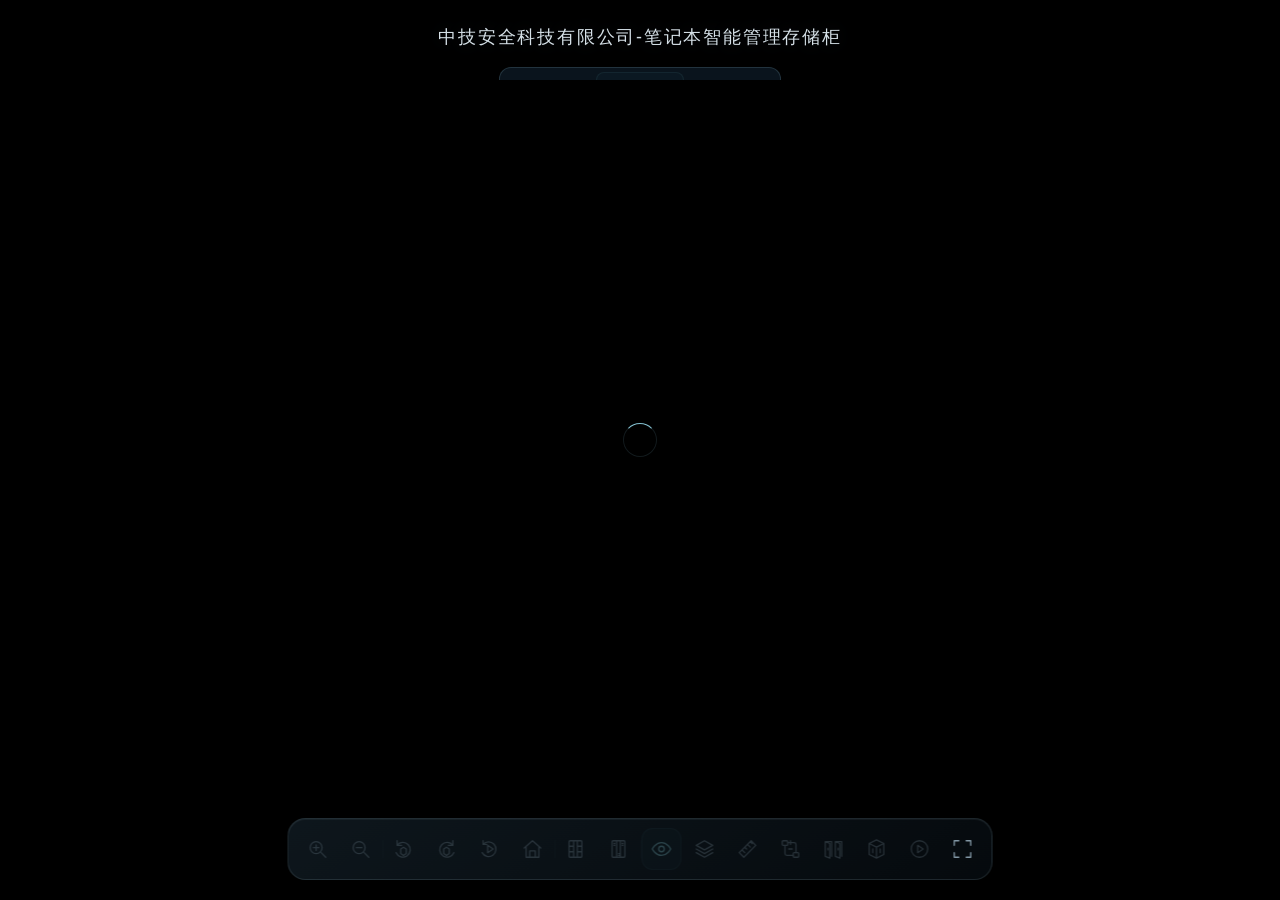
<file: index.html>
<!doctype html>
<html lang="zh-CN">
<head>
  <meta charset="UTF-8">
  <meta name="viewport" content="width=device-width, initial-scale=1, viewport-fit=cover">
  <meta name="theme-color" content="#000000">
  <meta name="description" content="中技安全科技有限公司-笔记本智能管理存储柜">
  <title>中技安全科技有限公司-笔记本智能管理存储柜</title>
  <link rel="stylesheet" href="styles.css?v=20261109-front-variants-v2">
  <link rel="stylesheet" href="panel-hud.css?v=20261109-front-variants-v2">
  <link rel="stylesheet" href="wiring.css?v=20261109-front-variants-v2">
  <link rel="stylesheet" href="room.css?v=20261109-front-variants-v2">
  <link rel="stylesheet" href="front-variants.css?v=20261109-front-variants-v2">
  <script type="importmap">{"imports":{"three":"./vendor/three/build/three.module.js","three/addons/":"./vendor/three/examples/jsm/"}}</script>
</head>
<body>
  <main id="stage">
    <header class="product-header"><h1>中技安全科技有限公司-笔记本智能管理存储柜</h1></header>
    <nav class="scene-tabs" role="tablist" aria-label="展示视图">
      <button id="viewRoom" class="scene-tab" role="tab" data-scene-mode="room" aria-selected="false" disabled>机要室</button>
      <button id="viewCabinet" class="scene-tab active" role="tab" data-scene-mode="cabinet" aria-selected="true" disabled>整柜</button>
      <button id="viewSingle" class="scene-tab" role="tab" data-scene-mode="single" aria-selected="false" disabled>单仓</button>
    </nav>
    <nav id="singleTypes" class="single-types" aria-label="单仓机构类型" hidden>
      <button data-single-type="door" aria-pressed="false" title="左侧开门笔记本仓">开门仓</button>
      <button data-single-type="drawer" aria-pressed="true" title="右侧闭盖笔记本抽屉仓">抽屉仓</button>
    </nav>
    <nav id="roomControls" class="room-controls" aria-label="机要室视角与布局" hidden>
      <button id="roomOverview" aria-pressed="true" title="机要室整体概览">概览</button>
      <button id="roomInterior" aria-pressed="false" title="从室内查看智能柜">室内</button>
      <button id="roomTop" aria-pressed="false" title="俯视机要室布局">俯视</button>
      <button id="roomCutaway" aria-pressed="true" title="剖切前墙、右墙和屋顶">剖切</button>
      <button id="roomInfo" title="查看机要室布局参数（cm）">布局</button>
    </nav>
    <div id="viewer" aria-label="智能柜三维展示，可旋转、缩放并点击柜门和内部部件" tabindex="0"><div id="dimensionLabels" class="dimension-labels" aria-hidden="true" hidden></div></div>
    <p id="dimensionNote" class="dimension-note" hidden></p>
    <div id="loading" role="status" aria-label="正在加载三维机柜"><div class="loading-ring"></div></div>
    <button id="loadError" class="load-error icon-button" title="模型未能载入，点击重新加载" aria-label="模型未能载入，点击重新加载" hidden><svg viewBox="0 0 24 24"><path d="M4 9a8 8 0 1 1 0 7M4 4v5h5"/></svg></button>
    <aside id="componentPanel" class="component-panel" role="dialog" aria-labelledby="componentTitle" hidden>
      <div class="panel-heading"><span id="componentBasis" class="basis-tag"></span><button id="panelClose" class="panel-icon" aria-label="关闭参数浮窗" title="关闭参数浮窗"><svg viewBox="0 0 24 24"><path d="m6 6 12 12M18 6 6 18"/></svg></button></div>
      <h2 id="componentTitle"></h2>
      <dl id="componentDimensions" class="component-dimensions"></dl>
      <div id="componentFacts" class="component-facts"></div>
      <p id="componentNotes" class="component-notes" hidden></p>
      <div class="panel-actions">
        <button id="focusComponent" class="panel-icon" aria-label="聚焦此部件" title="聚焦此部件"><svg viewBox="0 0 24 24"><path d="M8 3H3v5m13-5h5v5M3 16v5h5m13-5v5h-5"/><circle cx="12" cy="12" r="3"/></svg></button>
        <button id="toggleComponentDoor" class="panel-icon" aria-label="打开关联柜门" title="打开关联柜门" hidden><svg viewBox="0 0 24 24"><path d="M4 21V3h12v18M4 3l10 3v15L4 18zM18 7l3 3-3 3m-2-3h5"/><path d="M11 11v2"/></svg></button>
        <button id="toggleComponentTray" class="panel-icon" aria-label="抽出托盘" title="抽出托盘" hidden><svg viewBox="0 0 24 24"><path d="M4 5h16v8H4zM4 13l-2 6h20l-2-6M12 5V1m-3 3 3-3 3 3"/></svg></button>
        <button id="inspectSingle" class="panel-icon" aria-label="查看单仓精细结构" title="查看单仓精细结构" hidden><svg viewBox="0 0 24 24"><path d="M3 3h11v11H3zM6 6h5v5H6zM13 17h8m-3-3 3 3-3 3M17 3v7"/></svg></button>
        <button id="focusSinglePorts" class="panel-icon" aria-label="聚焦单仓接口" title="聚焦单仓接口" hidden><svg viewBox="0 0 24 24"><path d="M5 5h14v11h-4v3H9v-3H5zM8 5v5m3-5v5m3-5v5m3-5v5"/></svg></button>
        <button id="focusSingleTray" class="panel-icon" aria-label="聚焦单仓托盘" title="聚焦单仓托盘" hidden><svg viewBox="0 0 24 24"><path d="M4 6h16v7H4zM4 13l-2 6h20l-2-6M8 3H3v5m13-5h5v5"/></svg></button>
      </div>
    </aside>
    <section id="wiringPanel" class="wiring-panel" role="dialog" aria-labelledby="wiringTitle" hidden></section>
    <section id="frontVariantMenu" class="front-variant-menu" aria-label="抽屉前板方案" hidden>
      <p>抽屉前板方案</p>
      <div class="front-variant-options" role="group" aria-label="选择抽屉前板">
        <button id="frontVariantGlass" aria-pressed="true">透明玻璃</button>
        <button id="frontVariantMetal" aria-pressed="false">金属前板</button>
      </div>
    </section>
    <nav class="toolbar" aria-label="三维展示控制">
      <button id="zoomIn" class="icon-button" aria-label="放大" title="放大" disabled><svg viewBox="0 0 24 24"><circle cx="10.5" cy="10.5" r="6.5"/><path d="m16 16 5 5M7.5 10.5h6m-3-3v6"/></svg></button>
      <button id="zoomOut" class="icon-button" aria-label="缩小" title="缩小" disabled><svg viewBox="0 0 24 24"><circle cx="10.5" cy="10.5" r="6.5"/><path d="m16 16 5 5M7.5 10.5h6"/></svg></button>
      <button id="rotateLeft" class="icon-button" aria-label="向左旋转" title="向左旋转" disabled><svg viewBox="0 0 24 24"><path d="M5 8a8 8 0 1 1-1 8M5 3v5h5M9 12l3-2 3 2v5l-3 2-3-2z"/></svg></button>
      <button id="rotateRight" class="icon-button" aria-label="向右旋转" title="向右旋转" disabled><svg viewBox="0 0 24 24"><path d="M19 8a8 8 0 1 0 1 8M19 3v5h-5M9 12l3-2 3 2v5l-3 2-3-2z"/></svg></button>
      <button id="autoRotate" class="icon-button" aria-label="自动旋转" title="自动旋转" aria-pressed="false" disabled><svg viewBox="0 0 24 24"><path d="M5 7a8 8 0 1 1-1 9M5 3v4h4M10 8l6 4-6 4z"/></svg></button>
      <button id="resetView" class="icon-button" aria-label="复位机柜与视角" title="复位机柜与视角" disabled><svg viewBox="0 0 24 24"><path d="m3 11 9-8 9 8M5 10v11h14V10M9 21v-7h6v7"/></svg></button>
      <button id="frontView" class="icon-button" aria-label="正面视图" title="正面视图" disabled><svg viewBox="0 0 24 24"><rect x="5" y="3" width="14" height="18" rx="1"/><path d="M10 3v18M14 3v18M5 9h5m-5 6h5m4-6h5m-5 6h5"/></svg></button>
      <button id="backView" class="icon-button" aria-label="背面视图" title="背面视图" disabled><svg viewBox="0 0 24 24"><rect x="5" y="3" width="14" height="18" rx="1"/><path d="M10 3v18M14 3v18M7 6h1m-1 2h1m8-2h1m-1 2h1m-5 9h1m-1 2h1"/></svg></button>
      <button id="glassView" class="icon-button active" aria-label="切换玻璃透明显示" title="切换玻璃透明显示" aria-pressed="true" disabled><svg viewBox="0 0 24 24"><path d="M2 12s3.5-7 10-7 10 7 10 7-3.5 7-10 7S2 12 2 12z"/><circle cx="12" cy="12" r="3"/></svg></button>
      <button id="frontVariantView" class="icon-button" aria-label="抽屉前板方案" title="抽屉前板方案" aria-expanded="false" aria-controls="frontVariantMenu" disabled hidden><svg viewBox="0 0 24 24"><rect x="3" y="5" width="18" height="14" rx="1"/><path d="M3 9h18M10 7h4M12 9v10M5 16l5-5m4 5 5-5"/></svg></button>
      <button id="structureView" class="icon-button" aria-label="切换结构剖视" title="切换结构剖视" aria-pressed="false" disabled><svg viewBox="0 0 24 24"><path d="m12 3 9 5-9 5-9-5zM3 12l9 5 9-5M3 16l9 5 9-5"/></svg></button>
      <button id="dimensionsView" class="icon-button" aria-label="显示尺寸标注（cm）" title="显示尺寸标注（cm）" aria-pressed="false" disabled><svg viewBox="0 0 24 24"><path d="m3 16 13-13 5 5-13 13zM6 13l3 3m0-6 2 2m1-5 3 3m0-6 2 2"/></svg></button>
      <button id="wiringView" class="icon-button" aria-label="查看布线方案" title="查看布线方案" aria-pressed="false" disabled><svg viewBox="0 0 24 24"><rect x="3" y="3" width="6" height="5" rx="1"/><rect x="15" y="16" width="6" height="5" rx="1"/><path d="M6 8v9a2 2 0 0 0 2 2h7M9 5h7a2 2 0 0 1 2 2v9M12 3v4m-2 5h4"/></svg></button>
      <button id="allDoors" class="icon-button" aria-label="开关当前侧全部柜门" title="开关当前侧全部柜门" disabled><svg viewBox="0 0 24 24"><path d="M3 20V4h7v16M3 4l5 2v16l-5-2M14 20V4h7v16M14 4l5 2v16l-5-2M6 11v2m11-2v2"/></svg></button>
      <button id="singleView" class="icon-button" aria-label="单仓精细展示" title="单仓精细展示" aria-pressed="false" disabled><svg viewBox="0 0 24 24"><path d="m4 6 8-4 8 4v12l-8 4-8-4zM4 6l8 4 8-4M12 10v12M8 12v4m8-4v4"/></svg></button>
      <button id="demoToggle" class="icon-button" aria-label="播放借还演示" title="播放借还演示" aria-pressed="false" disabled><svg viewBox="0 0 24 24"><circle cx="12" cy="12" r="9"/><path d="m10 8 6 4-6 4z"/></svg></button>
      <button id="fullscreen" class="icon-button" aria-label="全屏展示" title="全屏展示"><svg viewBox="0 0 24 24"><path d="M8 3H3v5m13-5h5v5M3 16v5h5m13-5v5h-5"/></svg></button>
    </nav>
  </main>
  <div id="announcement" class="sr-only" role="status" aria-live="polite"></div>
  <script type="module" src="app.js?v=20261109-front-variants-v2"></script>
</body>
</html>
</file>
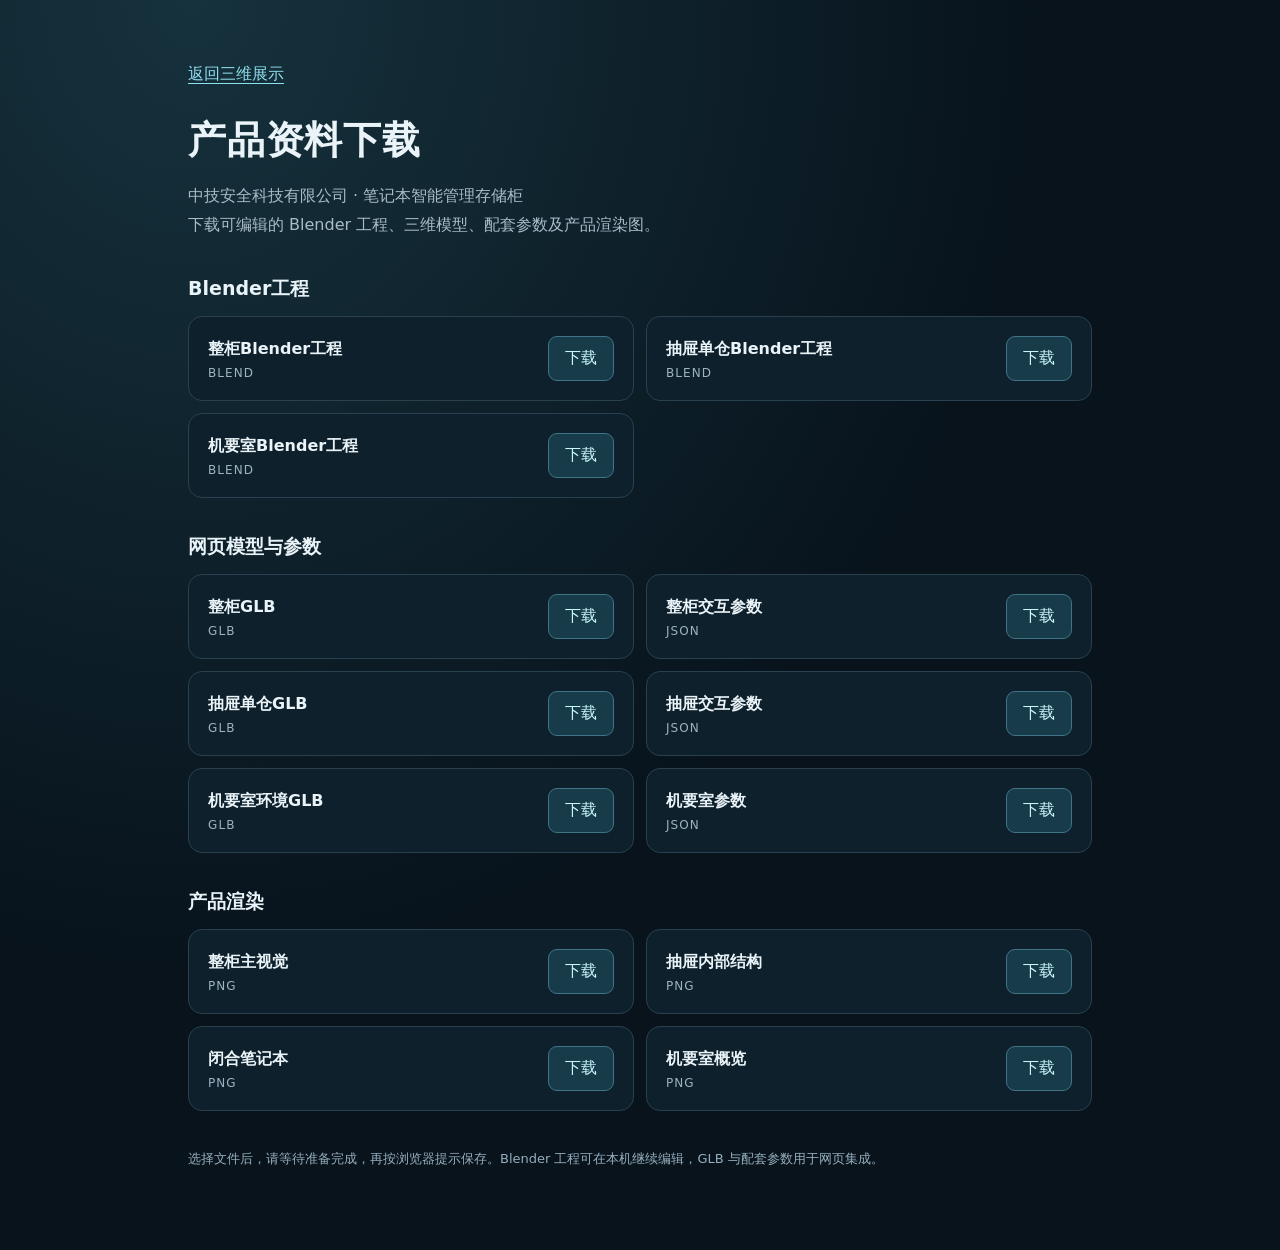
<file: downloads.html>
<!doctype html>
<html lang="zh-CN">
<head>
  <meta charset="utf-8">
  <meta name="viewport" content="width=device-width, initial-scale=1">
  <meta name="theme-color" content="#08131c">
  <title>资料下载 · 中技安全科技有限公司</title>
  <style>
    :root{color-scheme:dark;font-family:system-ui,-apple-system,"PingFang SC","Microsoft YaHei",sans-serif;color:#e9f3f8;background:#08131c}*{box-sizing:border-box}body{margin:0;background:radial-gradient(ellipse at 15% 0%,#16323d 0,transparent 55%);min-height:100vh}main{max-width:960px;margin:auto;padding:64px 28px 80px}a{color:#90deef;text-underline-offset:4px}h1{font-size:clamp(27px,5vw,38px);letter-spacing:.02em;margin:30px 0 14px}header p{color:#a9bcc8;line-height:1.8;max-width:680px}h2{font-size:19px;margin:36px 0 14px}.download-list{list-style:none;padding:0;margin:0;display:grid;grid-template-columns:repeat(2,minmax(0,1fr));gap:12px}.download-item{padding:19px;background:#0e202b;border:1px solid #29414e;border-radius:14px;display:flex;align-items:center;gap:14px;min-width:0}.file-info{flex:1;min-width:0}.file-label{font-weight:600;line-height:1.6}.file-type{font-size:12px;color:#9cb4c2;letter-spacing:.09em;margin-top:4px}button{font:inherit;color:#c8f6ff;background:#173b48;border:1px solid #407487;border-radius:9px;padding:11px 16px;min-height:44px;cursor:pointer;white-space:nowrap}button:hover:not(:disabled){background:#205365}button:focus-visible,a:focus-visible{outline:3px solid #81def4;outline-offset:4px}button:disabled{cursor:wait;opacity:.48}#downloadStatus{position:sticky;top:12px;z-index:2;border:1px solid #345c6d;border-radius:12px;padding:14px 18px;background:#102a36;line-height:1.6;box-shadow:0 8px 30px #0004}#downloadStatus:empty{display:none}#downloadStatus.error{border-color:#a76e58;color:#ffcfb6}.retry{margin-top:12px}footer{margin-top:36px;color:#96aebd;font-size:13px;line-height:1.8}[hidden]{display:none!important}@media(max-width:620px){main{padding:32px 18px 50px}.download-list{grid-template-columns:1fr}.download-item{padding:16px}h2{margin-top:28px}}
  </style>
</head>
<body>
  <main>
    <header><a href="./">返回三维展示</a><h1>产品资料下载</h1><p>中技安全科技有限公司 · 笔记本智能管理存储柜<br>下载可编辑的 Blender 工程、三维模型、配套参数及产品渲染图。</p></header>
    <p id="downloadStatus" role="status" aria-live="polite">正在读取资料目录…</p>
    <button id="retryCatalog" class="retry" hidden>重新读取目录</button>
    <div id="downloadGroups"></div>
    <footer>选择文件后，请等待准备完成，再按浏览器提示保存。Blender 工程可在本机继续编辑，GLB 与配套参数用于网页集成。</footer>
    <noscript><p>请开启 JavaScript 后下载资料。</p></noscript>
  </main>
  <script type="module" src="downloads.js?v=20261109-front-variants-v2"></script>
</body>
</html>
</file>
<file: styles.css>
:root{color-scheme:dark;font-family:-apple-system,BlinkMacSystemFont,"PingFang SC","Microsoft YaHei",sans-serif;color:#dbe7ee;background:#000;font-synthesis:none}*{box-sizing:border-box}html,body{margin:0;width:100%;height:100%;overflow:hidden;background:#000}button{font:inherit;cursor:pointer;-webkit-tap-highlight-color:transparent}button:disabled{opacity:.25;cursor:wait}button:focus-visible,#viewer:focus-visible{outline:2px solid #7bcbd8;outline-offset:4px}button:focus:not(:focus-visible),#viewer:focus:not(:focus-visible){outline:none}svg{display:block;fill:none;stroke:currentColor;stroke-width:1.4;stroke-linecap:round;stroke-linejoin:round}#stage{position:relative;width:100%;height:100%;height:100dvh;background:#000;isolation:isolate}.product-header{position:absolute;top:0;left:0;right:0;z-index:2;height:82px;padding:26px 24px 14px;pointer-events:none;display:flex;align-items:center;justify-content:center;background:linear-gradient(#000d,#0000)}h1{font-size:clamp(13px,1.4vw,19px);line-height:1.6;letter-spacing:.1em;font-weight:450;color:#d5e0e7;margin:0;text-align:center;text-wrap:balance;text-shadow:0 0 20px #91ccf21c}#viewer{position:absolute;inset:73px 0 96px;cursor:grab;touch-action:none}#viewer:active{cursor:grabbing}#viewer.is-interactive{cursor:pointer}#viewer canvas{width:100%;height:100%;display:block;outline:none}.toolbar{position:absolute;z-index:5;bottom:max(20px,env(safe-area-inset-bottom));left:50%;transform:translateX(-50%);display:grid;grid-template-columns:repeat(12,42px);gap:3px;padding:9px;background:linear-gradient(145deg,#101a21dc,#060b0fe8);border:1px solid #9fbfce26;border-radius:18px;backdrop-filter:blur(20px);box-shadow:0 7px 36px #0009,inset 0 1px #b8d8e510}.icon-button,.panel-icon{height:42px;width:42px;display:grid;place-items:center;border:1px solid transparent;border-radius:11px;color:#8297a5;background:transparent;transition:color .18s,background .18s,border-color .18s}.icon-button svg{height:22px;width:22px}.icon-button:hover:not(:disabled),.panel-icon:hover{color:#d6f1f8;background:#668b9a17}.icon-button.active,.icon-button[aria-pressed="true"]{color:#8cdae7;background:#428b9b1e;border-color:#6cb1c323}.toolbar .icon-button:nth-child(3),.toolbar .icon-button:nth-child(7),.toolbar .icon-button:nth-child(9){position:relative}.toolbar .icon-button:nth-child(3):before,.toolbar .icon-button:nth-child(7):before,.toolbar .icon-button:nth-child(9):before{content:"";position:absolute;left:-2px;top:11px;height:18px;width:1px;background:#4f687829}#loading{position:absolute;inset:80px 0 100px;z-index:6;display:grid;place-items:center;background:#000;transition:opacity .4s}.loading-ring{width:34px;height:34px;border:1px solid #88c3d522;border-top-color:#84c1d1;border-radius:50%;animation:spin 1s linear infinite}.load-error{position:absolute;top:50%;left:50%;transform:translate(-50%,-50%);z-index:8;color:#c4d6df}.component-panel{position:absolute;z-index:4;top:104px;right:30px;width:286px;max-height:calc(100% - 224px);overflow:auto;padding:18px 21px 17px;background:linear-gradient(135deg,#111d26e8,#081017ed);border:1px solid #88bacd32;box-shadow:0 18px 55px #0008,inset 0 1px #b6dbe310;border-radius:15px;backdrop-filter:blur(24px);animation:appear .2s ease-out}.panel-heading{display:flex;align-items:center;justify-content:space-between;margin:-3px -7px 9px 0;min-height:27px}.basis-tag{font-size:9px;line-height:1.2;letter-spacing:.08em;border:1px solid #669fae38;border-radius:4px;padding:4px 6px;color:#85b8c6;background:#6598ac0a}.basis-tag[data-basis="model"]{color:#a4adb8;border-color:#aab3c42a;background:#8198ac08}.basis-tag[data-basis="user"]{color:#a0c9af;border-color:#7ebc9633;background:#8abd9c08}.panel-icon{width:29px;height:29px;border-radius:7px}.panel-icon svg{width:17px;height:17px}.component-panel h2{margin:0 0 17px;font-size:15px;font-weight:500;letter-spacing:.04em;line-height:1.55;color:#dcebf3}.component-dimensions{margin:0;display:grid;grid-template-columns:repeat(3,minmax(0,1fr));gap:8px;padding:0 0 16px;border-bottom:1px solid #86a7b51f}.component-dimensions>div{min-width:0}.component-dimensions dt{font-size:9px;color:#6e8797;margin-bottom:6px}.component-dimensions dd{margin:0;font-size:18px;letter-spacing:-.05em;color:#c7dbe6;font-weight:400;font-variant-numeric:tabular-nums;white-space:nowrap}.component-dimensions small{font-size:8px;letter-spacing:0;color:#6e8797;margin-left:3px}.component-dimensions.empty{display:none}.component-facts{display:grid;gap:8px;margin-top:13px}.fact-row{display:flex;justify-content:space-between;gap:15px;align-items:baseline;font-size:10px;line-height:1.6}.fact-row>span{color:#708b9a}.fact-row>strong{font-weight:400;text-align:right;color:#b6cad5;font-variant-numeric:tabular-nums}.fact-row .inline-basis{font-size:8px;white-space:nowrap;color:#728b99;padding-left:5px}.component-notes{font-size:10px;line-height:1.8;white-space:pre-line;color:#8097a6;margin:13px 0 0}.panel-actions{display:flex;gap:6px;align-items:center;border-top:1px solid #86a7b51f;padding-top:13px;margin-top:16px}.panel-actions .panel-icon{height:33px;width:38px;background:#638ba413;border:1px solid #6d99ad1e;border-radius:7px;color:#8caebe}.panel-actions .panel-icon[aria-pressed="true"]{background:#488fa52a;color:#a4e1e9;border-color:#64a7bb45}[hidden]{display:none!important}.sr-only{position:absolute;width:1px;height:1px;padding:0;margin:-1px;overflow:hidden;clip:rect(0,0,0,0);white-space:nowrap;border:0}@keyframes spin{to{transform:rotate(360deg)}}@keyframes appear{from{opacity:0;transform:translateY(5px)}to{opacity:1;transform:none}}@media(max-width:850px){.product-header{height:73px;padding:20px}h1{font-size:15px;letter-spacing:.04em}#viewer{top:67px}.component-panel{right:18px;top:84px;width:260px;padding:16px 18px;max-height:calc(100% - 204px)}}@media(max-width:620px){.product-header{height:78px;padding:18px 20px}h1{font-size:12px;letter-spacing:.035em;max-width:355px}#viewer{inset:71px 0 134px}.toolbar{grid-template-columns:repeat(6,40px);gap:1px 4px;padding:7px 9px;bottom:max(14px,env(safe-area-inset-bottom));border-radius:17px}.icon-button{width:40px;height:39px;border-radius:9px}.icon-button svg{width:21px;height:21px}.toolbar .icon-button:before{display:none}.component-panel{top:auto;bottom:137px;left:16px;right:16px;width:auto;max-height:calc(100% - 237px);padding:13px 16px 12px;border-radius:14px;display:grid;grid-template-columns:minmax(0,1fr) 116px;column-gap:18px}.panel-heading{grid-column:1/-1;margin:-2px -5px 5px 0}.component-panel h2{grid-column:1;font-size:13px;margin-bottom:9px;align-self:center}.component-dimensions{grid-column:1/-1;padding-bottom:10px;gap:17px}.component-dimensions dd{font-size:17px}.component-dimensions dt{margin-bottom:3px}.component-facts{grid-column:1/-1;margin-top:9px;gap:5px}.component-notes{grid-column:1/-1;font-size:9px;margin-top:8px;line-height:1.7}.panel-actions{grid-column:2;grid-row:2;border:0;margin:0;padding:0;justify-content:flex-end;gap:4px}.panel-actions .panel-icon{width:32px;height:30px}.basis-tag{font-size:8px}.fact-row{font-size:9px}#loading{inset:80px 0 135px}}@media(max-height:540px) and (min-width:621px){.product-header{height:54px;padding:12px}h1{font-size:13px}#viewer{inset:48px 0 74px}.toolbar{bottom:9px;padding:5px}.icon-button{height:34px}.component-panel{top:62px;right:17px;max-height:calc(100% - 148px)}}@media(prefers-reduced-motion:reduce){.loading-ring{animation:none}.component-panel{animation:none}.icon-button,.panel-icon{transition:none}}

@media(max-width:620px){.component-panel.is-focused{max-height:min(250px,36dvh)}}
/* Two cached product scales share one stage and one compact control surface. */
.toolbar{grid-template-columns:repeat(14,40px)}
.toolbar>.icon-button{width:40px}
.panel-actions{flex-wrap:wrap}
@media(max-width:620px){.toolbar{grid-template-columns:repeat(7,40px);gap:1px 3px;padding:7px 8px}.toolbar>.icon-button{width:40px}.component-panel{grid-template-columns:minmax(0,1fr) 152px}.panel-actions{gap:3px}.panel-actions .panel-icon{width:28px}.panel-actions:has(#focusSinglePorts:not([hidden])){grid-column:1/-1;grid-row:auto;justify-content:flex-start;margin-top:8px}}
@media(min-width:621px) and (max-width:700px){.toolbar{grid-template-columns:repeat(14,36px)}.toolbar>.icon-button{width:36px}}
/* Dimension lines live in world space; labels retain a readable screen size. */
.dimension-labels{position:absolute;inset:0;z-index:2;pointer-events:none;overflow:hidden}
.dimension-label{position:absolute;top:0;left:0;max-width:210px;padding:5px 8px;color:#c2e3e9;background:#061117e8;border:1px solid #7bb4c33b;border-radius:5px;box-shadow:0 2px 10px #0008;white-space:nowrap;font-variant-numeric:tabular-nums;will-change:transform}
.dimension-label strong{display:block;font-size:13px;line-height:1.5;font-weight:500;letter-spacing:.01em}
.dimension-label small{display:block;font-size:11px;line-height:1.5;color:#7f9fae}
.dimension-label-tray{border-color:#ba98634d;color:#efd1a9}.dimension-label-tray small{color:#ae987c}
.dimension-label[data-dimension="stroke"]{width:152px}.dimension-label[data-dimension="extension"]{width:184px}
.dimension-leader{position:absolute;left:0;top:0;height:1px;background:#8aaab45c;transform-origin:0 50%;pointer-events:none}
.dimension-note{position:absolute;z-index:3;bottom:91px;left:12px;right:12px;margin:0;text-align:center;white-space:pre-line;font-size:10px;line-height:1.7;color:#7f929f;pointer-events:none;letter-spacing:.015em}
.dimensions-on #viewer{bottom:128px}.dimensions-on .component-panel{max-height:calc(100% - 249px)}
.toolbar{grid-template-columns:repeat(15,40px)}
@media(min-width:621px) and (max-width:760px){.toolbar{grid-template-columns:repeat(15,36px)}.toolbar>.icon-button{width:36px}}
@media(max-width:620px){.toolbar{grid-template-columns:repeat(8,36px);gap:1px 3px}.toolbar>.icon-button{width:36px}.dimension-label{padding:4px 6px;max-width:180px}.dimension-label strong{font-size:11px}.dimension-label small{font-size:9px}.dimension-note{bottom:116px;font-size:9px;line-height:1.65;letter-spacing:0}.dimensions-on #viewer{bottom:153px}.dimensions-on .component-panel{bottom:153px;max-height:calc(100% - 253px)}.dimensions-on .component-panel.is-focused{max-height:min(250px,36dvh)}}
@media(max-width:359px){.toolbar{grid-template-columns:repeat(8,32px);gap:1px 2px}.toolbar>.icon-button{width:32px}.dimension-note{font-size:8px}}
@media(max-height:540px) and (min-width:621px){.dimensions-on #viewer{bottom:98px}.dimension-note{bottom:61px;font-size:8px}.dimensions-on .component-panel{max-height:calc(100% - 174px)}}
@media(max-width:620px){.dimension-label[data-dimension="stroke"]{width:128px}.dimension-label[data-dimension="extension"]{width:166px}}
</file>
<file: panel-hud.css>
/* Parameter inspector only. Load after styles.css; native [hidden] stays intact. */
.component-panel {
  --panel-ink: #e9f7fc;
  --panel-muted: #a5bdcb;
  --panel-line: rgba(113, 214, 232, .23);
  width: 384px;
  right: 24px;
  padding: 18px 22px 20px;
  color: var(--panel-ink);
  background:
    radial-gradient(ellipse at 100% 0, rgba(37, 120, 145, .14), transparent 62%),
    linear-gradient(145deg, rgba(12, 31, 44, .96), rgba(6, 18, 29, .95));
  border: 1px solid rgba(114, 218, 237, .35);
  border-top-color: rgba(135, 231, 246, .7);
  border-radius: 14px;
  box-shadow: 0 18px 56px #0009, inset 0 1px 0 #c0f5ff0c;
  backdrop-filter: blur(24px);
  -webkit-backdrop-filter: blur(24px);
  overflow-x: hidden;
  overflow-y: auto;
  overscroll-behavior: contain;
  scrollbar-width: thin;
  scrollbar-color: #447384 transparent;
  scroll-padding-block: 64px 18px;
}

.component-panel .panel-heading {
  position: sticky;
  top: -18px;
  z-index: 2;
  min-height: 52px;
  margin: -8px -6px 10px;
  padding: 4px 6px;
  gap: 12px;
  background: #0b1d2bee;
  border-bottom: 1px solid var(--panel-line);
}

.component-panel .basis-tag {
  max-width: calc(100% - 56px);
  padding: 5px 8px;
  border-color: #6ac9dd54;
  border-radius: 5px;
  color: #a3e7f1;
  background: #3e9bb714;
  font-size: 12px;
  line-height: 1.5;
  letter-spacing: .06em;
  overflow-wrap: anywhere;
}

.component-panel .basis-tag[data-basis="model"] {
  color: #b9c9d5;
  border-color: #9bbace42;
  background: #7296ae12;
}

.component-panel .basis-tag[data-basis="user"] {
  color: #b3e9d4;
  border-color: #83d8b34a;
  background: #62b79812;
}

.component-panel h2 {
  margin: 0 0 18px;
  color: var(--panel-ink);
  font-size: 18px;
  font-weight: 550;
  line-height: 1.55;
  letter-spacing: .025em;
  overflow-wrap: anywhere;
}

.component-panel .component-dimensions {
  grid-template-columns: repeat(3, minmax(0, 1fr));
  gap: 12px;
  padding: 0 0 17px;
  border-color: var(--panel-line);
}

.component-panel .component-dimensions > div {
  min-width: 0;
  padding-left: 10px;
  border-left: 1px solid #76d5e32e;
}

.component-panel .component-dimensions dt {
  margin-bottom: 5px;
  color: var(--panel-muted);
  font-size: 12px;
  line-height: 1.5;
}

.component-panel .component-dimensions dd {
  margin: 0;
  color: #c8f5ff;
  font-size: 30px;
  font-weight: 450;
  line-height: 1.25;
  letter-spacing: -.045em;
  font-variant-numeric: tabular-nums;
  white-space: normal;
  overflow-wrap: anywhere;
}

.component-panel .component-dimensions small {
  display: block;
  margin: 4px 0 0;
  color: #91b8c8;
  font-size: 12px;
  line-height: 1.3;
  letter-spacing: .02em;
}

.component-panel .component-facts {
  gap: 11px;
  margin-top: 17px;
}

.component-panel .fact-row {
  display: grid;
  grid-template-columns: minmax(82px, .85fr) minmax(0, 1.35fr);
  align-items: start;
  gap: 12px;
  font-size: 14px;
  line-height: 1.7;
}

.component-panel .fact-row > span {
  min-width: 0;
  color: var(--panel-muted);
  overflow-wrap: anywhere;
}

.component-panel .fact-row > strong {
  min-width: 0;
  color: #d5e7ef;
  font-weight: 450;
  text-align: right;
  overflow-wrap: anywhere;
}

.component-panel .fact-row .inline-basis {
  display: block;
  margin-top: 2px;
  padding: 0;
  color: #8fb4c4;
  font-size: 11px;
  line-height: 1.5;
  white-space: normal;
}

.component-panel .component-notes {
  margin: 17px 0 0;
  color: #b1c8d4;
  font-size: 14px;
  line-height: 1.8;
  overflow-wrap: anywhere;
}

.component-panel .panel-actions {
  gap: 8px;
  margin-top: 18px;
  padding-top: 15px;
  border-top: 1px solid var(--panel-line);
  flex-wrap: wrap;
}

.component-panel .panel-icon,
.component-panel .panel-actions .panel-icon {
  flex: 0 0 44px;
  width: 44px;
  height: 44px;
  min-width: 44px;
  min-height: 44px;
  border: 1px solid #70b9cc39;
  border-radius: 9px;
  color: #b9dce9;
  background: #538ca51a;
}

.component-panel .panel-icon svg {
  width: 21px;
  height: 21px;
  stroke-width: 1.5;
}

.component-panel .panel-icon:hover:not(:disabled) {
  color: #e0faff;
  border-color: #82e1ee80;
  background: #50b2cc2c;
}

.component-panel .panel-icon:focus-visible {
  outline: 2px solid #a0eff7;
  outline-offset: 3px;
}

.component-panel .panel-icon[aria-pressed="true"] {
  color: #c8fcff;
  background: #39a8bd33;
  border-color: #70dce685;
}

@media (max-width: 850px) and (min-width: 621px) {
  .component-panel {
    width: 370px;
    right: 18px;
    padding: 18px 20px;
  }
}

@media (max-width: 620px) {
  .component-panel {
    top: auto;
    right: 12px;
    left: 12px;
    bottom: max(137px, calc(env(safe-area-inset-bottom) + 116px));
    width: calc(100% - 24px);
    max-height: min(440px, 48dvh);
    padding: 14px 16px 16px;
    display: grid;
    grid-template-columns: minmax(0, 1fr);
    column-gap: 0;
    border-radius: 14px;
  }

  .dimensions-on .component-panel {
    bottom: max(153px, calc(env(safe-area-inset-bottom) + 132px));
    max-height: min(420px, 46dvh);
  }

  .component-panel.is-focused,
  .dimensions-on .component-panel.is-focused {
    max-height: min(300px, 36dvh);
  }

  .component-panel .panel-heading {
    grid-column: 1 / -1;
    grid-row: 1;
    top: -14px;
    margin: -4px -4px 9px;
    padding-inline: 4px;
  }

  .component-panel h2 {
    grid-column: 1 / -1;
    grid-row: 2;
    margin-bottom: 12px;
    font-size: 18px;
  }

  .component-panel .panel-actions,
  .component-panel .panel-actions:has(#focusSinglePorts:not([hidden])) {
    grid-column: 1 / -1;
    grid-row: 3;
    justify-content: flex-start;
    gap: 8px;
    margin: 0 0 15px;
    padding: 0 0 13px;
    border-top: 0;
    border-bottom: 1px solid var(--panel-line);
  }

  .component-panel .component-dimensions {
    grid-column: 1 / -1;
    grid-row: 4;
    gap: 10px;
    padding-bottom: 14px;
  }

  .component-panel .component-dimensions > div { padding-left: 8px; }
  .component-panel .component-dimensions dd { font-size: 28px; }

  .component-panel .component-facts {
    grid-column: 1 / -1;
    grid-row: 5;
    margin-top: 14px;
    gap: 10px;
  }

  .component-panel .component-notes {
    grid-column: 1 / -1;
    grid-row: 6;
    margin-top: 14px;
  }
}

@media (max-width: 359px) {
  .component-panel { padding-inline: 13px; }
  .component-panel .component-dimensions { gap: 7px; }
  .component-panel .component-dimensions dd { font-size: 26px; }
  .component-panel .panel-actions { gap: 7px; }
}

@media (max-height: 540px) and (min-width: 621px) {
  .component-panel {
    top: 62px;
    max-height: calc(100% - 148px);
  }
  .dimensions-on .component-panel { max-height: calc(100% - 174px); }
}
</file>
<file: wiring.css>
.wiring-panel{position:absolute;z-index:6;top:84px;bottom:104px;left:50%;width:min(1140px,calc(100% - 48px));transform:translateX(-50%);display:flex;flex-direction:column;overflow:hidden;background:radial-gradient(ellipse at 90% 0,#16354840,transparent 55%),#07131ff7;border:1px solid #82d6e344;border-top-color:#a4e5ec8c;border-radius:17px;box-shadow:0 22px 80px #000c,inset 0 1px #c8faff10;backdrop-filter:blur(28px);color:#dcebf1}
.wiring-open #viewer{opacity:.2;pointer-events:none}.wiring-open .dimension-labels,.wiring-open .dimension-note{visibility:hidden}
.wiring-heading{display:flex;align-items:center;justify-content:space-between;gap:20px;padding:20px 28px 15px;flex-shrink:0}.wiring-heading p{font-size:10px;letter-spacing:.12em;color:#79afc0;margin:0 0 5px}.wiring-heading h2{font-size:23px;font-weight:500;margin:0;letter-spacing:.08em}.wiring-close{display:grid;place-items:center;width:44px;height:44px;flex:0 0 44px;border-radius:10px;color:#bcdce9;background:#699daf15;border:1px solid #78bfd538}.wiring-close svg{height:22px;width:22px}
.wiring-tabs{display:flex;gap:8px;padding:0 28px 17px;flex-shrink:0;border-bottom:1px solid #72b9cf26}.wiring-tabs button{padding:10px 20px;min-height:44px;color:#91b1c2;background:#0c2130;border:1px solid #77abc82b;border-radius:8px;font-size:14px;line-height:1.3}.wiring-tabs button[aria-selected="true"]{color:#d7f8fd;background:#28647b47;border-color:#83ddec66}
.wiring-content{padding:25px 28px 30px;overflow-y:auto;overscroll-behavior:contain;scrollbar-width:thin;scrollbar-color:#40788a transparent;outline-offset:-4px;min-height:0}.wiring-content h3{font-size:17px;line-height:1.5;margin:0 0 12px;font-weight:500;color:#e0f2f7}.wiring-section-heading{display:flex;align-items:center;justify-content:space-between;gap:15px;margin-bottom:10px}.wiring-section-heading h3{margin:0}.wiring-status{color:#9dcad6;font-size:11px;border:1px solid #73a8bc3d;background:#538a9e10;padding:5px 8px;border-radius:5px;white-space:nowrap}.wiring-intro{font-size:14px;line-height:1.8;color:#aec5d2;margin:0 0 12px;max-width:940px}
.wiring-legend{display:flex;flex-wrap:wrap;gap:18px;margin:16px 0 6px;font-size:11px;color:#9cb5c4}.wiring-legend span:before{content:"";display:inline-block;width:18px;height:2px;vertical-align:middle;margin-right:7px;background:#6ec9ef}.wiring-legend .usb:before{background:#b4a0f3}.wiring-legend .power:before{background:#e5b775}
.wire-diagram{width:100%;height:auto;overflow:visible}.wire-mobile{display:none}.wire-node rect{fill:#0b2130;stroke:#5da8c359;stroke-width:1.3}.wire-node text{stroke:none;text-anchor:middle;fill:#cbe8f1;letter-spacing:0}.wire-node-title{font-size:17px;font-weight:500}.wire-node-detail{font-size:12px;fill:#89acbd!important}.wire-usb rect{stroke:#a28fdf79;fill:#211f37}.wire-power rect{stroke:#b993606b;fill:#241e18}.wire-connection{fill:none;stroke-width:1.8;stroke-linejoin:round}.wire-data{stroke:#6ec9ef}.wire-usb{stroke:#b4a0f3}.wire-power{stroke:#e5b775}.wire-arrow{stroke:none}.wire-arrow.wire-data{fill:#6ec9ef}.wire-arrow.wire-usb{fill:#b4a0f3}.wire-arrow.wire-power{fill:#e5b775}
.wiring-keypoint{padding:12px 16px;color:#a6c0d0;background:#18364a4d;border-left:2px solid #6dafc1;margin:0 0 24px;font-size:13px;line-height:1.8}.wiring-keypoint strong{font-weight:500;color:#d0eff6}.wiring-grid{display:grid;grid-template-columns:minmax(0,1fr) minmax(0,1fr);gap:20px}.wiring-card{background:#10212d79;border:1px solid #6b9aad2b;border-radius:12px;padding:21px 23px;margin-bottom:21px}.wiring-caption{font-size:12px;line-height:1.8;color:#98b0bf;margin:9px 0 15px}.wiring-port-budget{font-size:29px;color:#c0edf8;font-variant-numeric:tabular-nums;letter-spacing:-.04em}.wiring-port-budget small{font-size:15px;color:#6e93a6;letter-spacing:0}
.wiring-model-actions{display:flex;flex-wrap:wrap;gap:10px;margin:0 0 18px}.wiring-model-actions button{display:flex;align-items:center;justify-content:space-between;gap:20px;min-height:44px;padding:10px 15px;border:1px solid #77bed14f;border-radius:8px;color:#c7ebf4;background:#24586d3d;font-size:13px}.wiring-model-actions button:disabled{cursor:default;opacity:.42}.wiring-model-actions button:not(:disabled):hover{background:#357b9352;border-color:#8bdbe777}.wiring-model-actions span{color:#7dbbcf}
.wiring-port-table{width:100%;border-collapse:collapse;font-size:13px;font-variant-numeric:tabular-nums}.wiring-port-table caption{text-align:left;color:#94b8c8;font-size:12px;margin:0 0 10px}.wiring-port-table th,.wiring-port-table td{text-align:left;border-bottom:1px solid #6895aa22;padding:8px 5px;font-weight:400}.wiring-port-table th{font-size:11px;color:#789cae}.wiring-port-table td:nth-child(odd){color:#74c2dc}.wiring-port-table small{font-size:9px;color:#7598aa;margin-left:6px;white-space:nowrap}.wiring-infrastructure{display:grid;grid-template-columns:1fr 1fr;gap:10px 15px;margin:17px 0}.wiring-infrastructure div{display:flex;align-items:baseline;gap:12px;font-size:12px}.wiring-infrastructure dt{font-variant-numeric:tabular-nums;color:#85bdcf}.wiring-infrastructure dd{margin:0;color:#a7bfcd}
.wiring-routing ol{padding:0;margin:0;list-style:none;counter-reset:wiring-step}.wiring-routing li{position:relative;padding:0 0 15px 32px;counter-increment:wiring-step}.wiring-routing li:last-child{padding-bottom:0}.wiring-routing li:before{content:counter(wiring-step,decimal-leading-zero);position:absolute;left:0;top:3px;color:#69a9be;font-size:11px;font-variant-numeric:tabular-nums}.wiring-routing strong{display:block;font-size:14px;font-weight:500;color:#c4e4ed;line-height:1.8}.wiring-routing p{font-size:13px;line-height:1.85;color:#9fb7c5;margin:5px 0 0}
.wiring-engineering{padding:2px 2px 18px}.wiring-engineering p{font-size:13px;line-height:1.85;color:#9bb5c4;margin:0}.wiring-engineering strong{display:block;color:#c2dfe9;font-weight:500;font-size:14px;margin:0 0 6px}.wiring-references{display:flex;flex-wrap:wrap;gap:9px 20px;padding:18px 0 0;border-top:1px solid #76a3ba2b;font-size:11px;line-height:1.8}.wiring-references>span{color:#799baa}.wiring-references a{color:#8cc9dc;text-decoration:none}.wiring-references a:hover{text-decoration:underline}
.toolbar{grid-template-columns:repeat(16,40px)}
@media(min-width:621px) and (max-width:760px){.toolbar{grid-template-columns:repeat(16,34px)}.toolbar>.icon-button{width:34px}}
@media(max-width:760px){.wiring-panel{width:calc(100% - 24px);top:77px;bottom:103px}.wiring-content{padding:20px}.wiring-heading{padding:17px 20px 12px}.wiring-tabs{padding:0 20px 14px}.wiring-grid{grid-template-columns:minmax(0,1fr);gap:0}.wiring-card{padding:18px 20px}.wiring-engineering .wiring-grid{gap:17px}}
@media(max-width:620px){.toolbar{grid-template-columns:repeat(8,36px)}.wiring-panel{top:78px;bottom:max(122px,calc(env(safe-area-inset-bottom) + 110px));width:calc(100% - 20px);border-radius:13px}.wiring-heading{padding:14px 16px 11px}.wiring-heading h2{font-size:21px}.wiring-heading p{font-size:9px}.wiring-tabs{padding:0 16px 13px;gap:7px}.wiring-tabs button{flex:1;padding:9px 7px;font-size:12px;min-height:44px}.wiring-content{padding:19px 16px 24px}.wiring-content h3{font-size:16px}.wiring-section-heading{align-items:flex-start;flex-direction:column;gap:6px}.wiring-status{font-size:10px}.wiring-intro{font-size:13px}.wiring-legend{font-size:10px;gap:10px}.wire-desktop{display:none}.wire-mobile{display:block;max-width:340px;margin:14px auto}.wire-node-title{font-size:17px}.wire-node-detail{font-size:12px}.wiring-keypoint{font-size:12px;padding:11px 12px}.wiring-card{padding:17px 15px}.wiring-port-table{font-size:12px}.wiring-port-table th,.wiring-port-table td{padding:8px 3px}.wiring-port-table small{display:block;font-size:9px;margin:2px 0 0}.wiring-card .wiring-section-heading{flex-direction:row;align-items:center}.wiring-infrastructure{gap:12px 10px}.wiring-infrastructure div{gap:8px;font-size:11px}.wiring-routing p,.wiring-engineering p{font-size:13px}.wiring-references{display:grid;gap:10px;font-size:11px}}
@media(max-width:359px){.toolbar{grid-template-columns:repeat(8,32px)}.wiring-content{padding-inline:12px}.wiring-tabs{padding-inline:12px}.wiring-legend{gap:7px;font-size:9px}.wiring-legend span:before{width:12px;margin-right:4px}.wiring-infrastructure{grid-template-columns:1fr}}
@media(max-height:540px) and (min-width:621px){.wiring-panel{top:57px;bottom:65px}.wiring-heading{padding-block:10px}.wiring-heading p{display:none}.wiring-heading h2{font-size:18px}.wiring-tabs{padding-bottom:10px}.wiring-tabs button{min-height:36px;padding-block:7px}}
</file>
<file: room.css>
.product-header{height:68px;padding:18px 24px 12px}
.scene-tabs{position:absolute;top:67px;left:50%;transform:translateX(-50%);z-index:6;display:flex;gap:4px;padding:4px;border:1px solid #8bbcca30;background:#0b1720e8;border-radius:12px;backdrop-filter:blur(18px)}
.scene-tab{min-width:88px;height:37px;border:1px solid transparent;border-radius:8px;background:none;color:#94abb9;font-size:13px;letter-spacing:.08em}
.scene-tab[aria-selected="true"]{background:#2c7c8c30;border-color:#7dd8e44a;color:#caeff3}
#viewer{top:123px}.component-panel{top:129px;max-height:calc(100% - 245px)}
.room-controls{position:absolute;top:120px;left:50%;transform:translateX(-50%);display:flex;gap:3px;padding:3px;z-index:5;border:1px solid #9ec4cc30;border-radius:9px;background:#10202bdd;backdrop-filter:blur(16px)}
.room-controls button{min-width:49px;height:34px;border:1px solid transparent;border-radius:6px;background:none;color:#aac2ce;font-size:12px}
.room-controls button[aria-pressed="true"]{color:#e1f8fa;background:#6fbec72b}.room-controls button:hover{background:#6fbec71c}
.room-mode #viewer{top:171px}.room-mode .component-panel{top:179px;max-height:calc(100% - 300px)}
.room-mode .product-header{background:linear-gradient(#000c,#0000)}
.room-mode .dimension-label{background:#081923ed}
.single-types{position:absolute;top:120px;left:50%;transform:translateX(-50%);z-index:5;display:flex;gap:4px;padding:3px;border:1px solid #9ec4cc30;border-radius:9px;background:#10202bdd;backdrop-filter:blur(16px)}
.single-types button{min-width:88px;height:34px;border:1px solid transparent;border-radius:6px;background:none;color:#aac2ce;font-size:12px}
.single-types button[aria-pressed="true"]{color:#e1f8fa;background:#6fbec72b}
.single-mode #viewer{top:171px}.single-mode .component-panel{top:179px;max-height:calc(100% - 300px)}
.wiring-panel{top:125px}.wiring-open .room-controls{visibility:hidden}
.wiring-open .single-types{visibility:hidden}
@media(max-width:620px){.product-header{height:64px;padding:13px 18px 8px}.scene-tabs{top:64px}.scene-tab{height:34px;min-width:83px;font-size:12px}#viewer{top:113px}.room-controls{top:112px}.room-controls button{min-width:48px;height:33px}.room-mode #viewer{top:159px}.component-panel,.room-mode .component-panel{top:auto;max-height:min(45dvh,calc(100% - 270px))}.component-panel.is-focused,.room-mode .component-panel.is-focused{max-height:min(300px,36dvh)}.room-mode .dimension-note{font-size:8px}}
@media(max-height:540px) and (min-width:621px){.product-header{height:43px;padding:6px}.scene-tabs{top:40px}.scene-tab{height:29px}.room-controls{top:82px}.room-controls button{height:28px}#viewer{top:86px}.room-mode #viewer{top:122px}.component-panel{top:92px}.room-mode .component-panel{top:125px;max-height:calc(100% - 210px)}}
@media(max-width:620px){.wiring-panel{top:114px}}
@media(max-width:620px){.single-types{top:112px}.single-types button{height:33px}.single-mode #viewer{top:159px}.single-mode .component-panel{top:auto;max-height:min(45dvh,calc(100% - 270px))}.single-mode .component-panel.is-focused{max-height:min(300px,36dvh)}}
@media(max-height:540px) and (min-width:621px){.wiring-panel{top:86px}}
@media(max-height:540px) and (min-width:621px){.single-types{top:82px}.single-types button{height:28px}.single-mode #viewer{top:122px}.single-mode .component-panel{top:125px;max-height:calc(100% - 210px)}}
</file>
<file: front-variants.css>
.front-variant-menu{position:absolute;z-index:7;left:50%;bottom:max(87px,calc(env(safe-area-inset-bottom) + 67px));transform:translateX(-50%);width:276px;padding:12px;background:linear-gradient(145deg,#152832f5,#081119fa);border:1px solid #82c5d34a;border-radius:14px;box-shadow:0 12px 44px #000a;backdrop-filter:blur(22px)}
.front-variant-menu p{margin:0 0 9px;color:#b8d5e0;font-size:12px;letter-spacing:.04em}
.front-variant-options{display:flex;gap:7px}
.front-variant-options button{flex:1;min-height:44px;padding:9px 10px;border:1px solid #769baa36;border-radius:9px;background:#52798c0c;color:#9cb5c2;font-size:13px}
.front-variant-options button[aria-pressed="true"]{background:#398fa42a;border-color:#77c9d77d;color:#c5f5fb}
.has-front-variants .toolbar{grid-template-columns:repeat(17,40px)}
@media(min-width:621px) and (max-width:800px){.has-front-variants .toolbar{grid-template-columns:repeat(17,32px)}.has-front-variants .toolbar>.icon-button{width:32px}}
@media(max-width:620px){.has-front-variants .toolbar{grid-template-columns:repeat(9,34px);gap:1px 3px}.has-front-variants .toolbar>.icon-button{width:34px}.front-variant-menu{bottom:max(122px,calc(env(safe-area-inset-bottom) + 108px));max-width:calc(100% - 28px)}}
@media(max-width:359px){.has-front-variants .toolbar{grid-template-columns:repeat(9,30px);gap:1px 2px}.has-front-variants .toolbar>.icon-button{width:30px}}
@media(max-height:540px) and (min-width:621px){.front-variant-menu{bottom:64px}}
</file>
